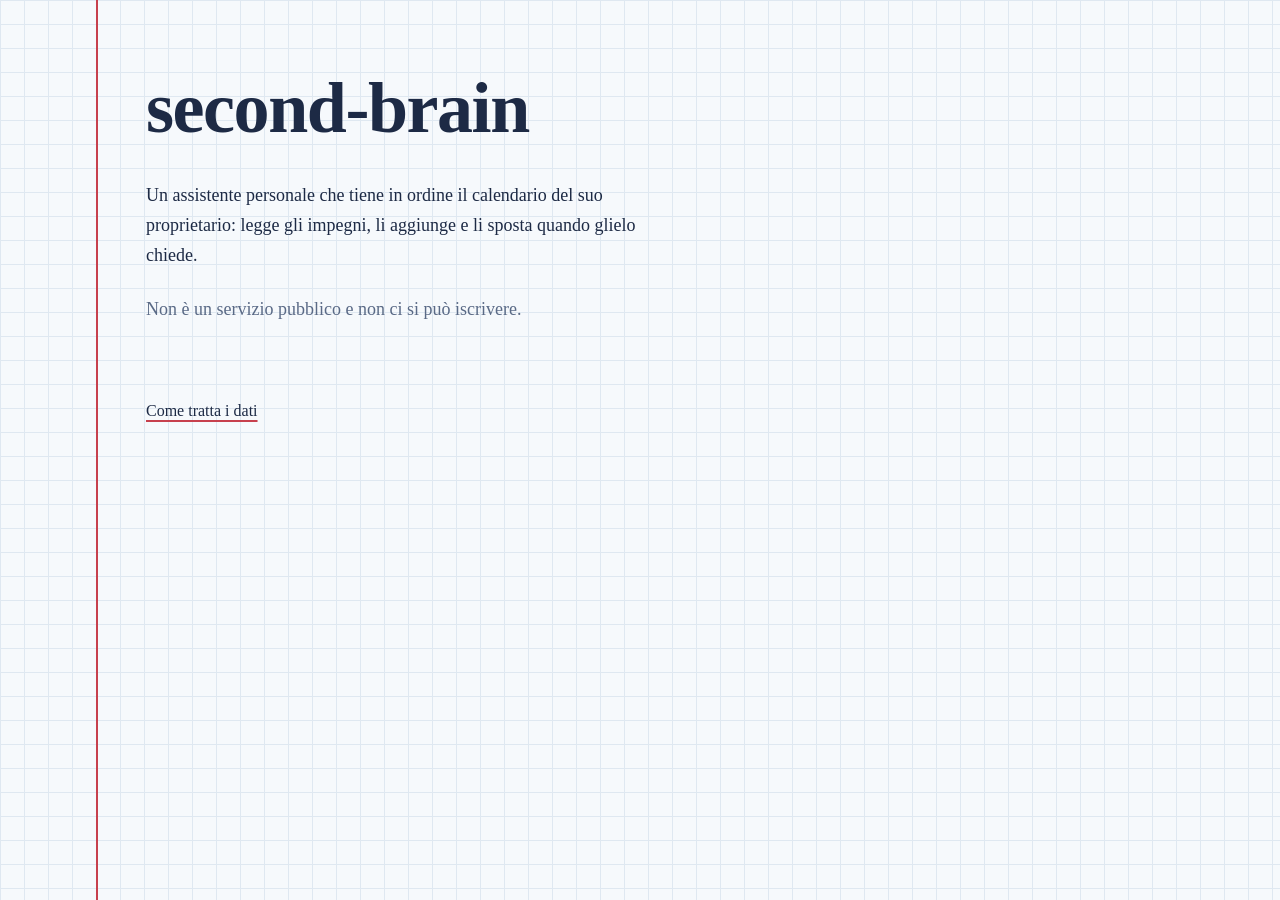
<file: index.html>
<!doctype html>
<html lang="it">
<head>
<meta charset="utf-8">
<meta name="viewport" content="width=device-width, initial-scale=1">
<meta name="robots" content="noindex, nofollow">
<title>second-brain</title>
<link rel="stylesheet" href="style.css">
</head>
<body>
<main>
<h1>second-brain</h1>
<p>Un assistente personale che tiene in ordine il calendario del suo proprietario: legge gli impegni, li aggiunge e li sposta quando glielo chiede.</p>
<p class="sotto">Non è un servizio pubblico e non ci si può iscrivere.</p>
<footer><a href="privacy.html">Come tratta i dati</a></footer>
</main>
</body>
</html>
</file>
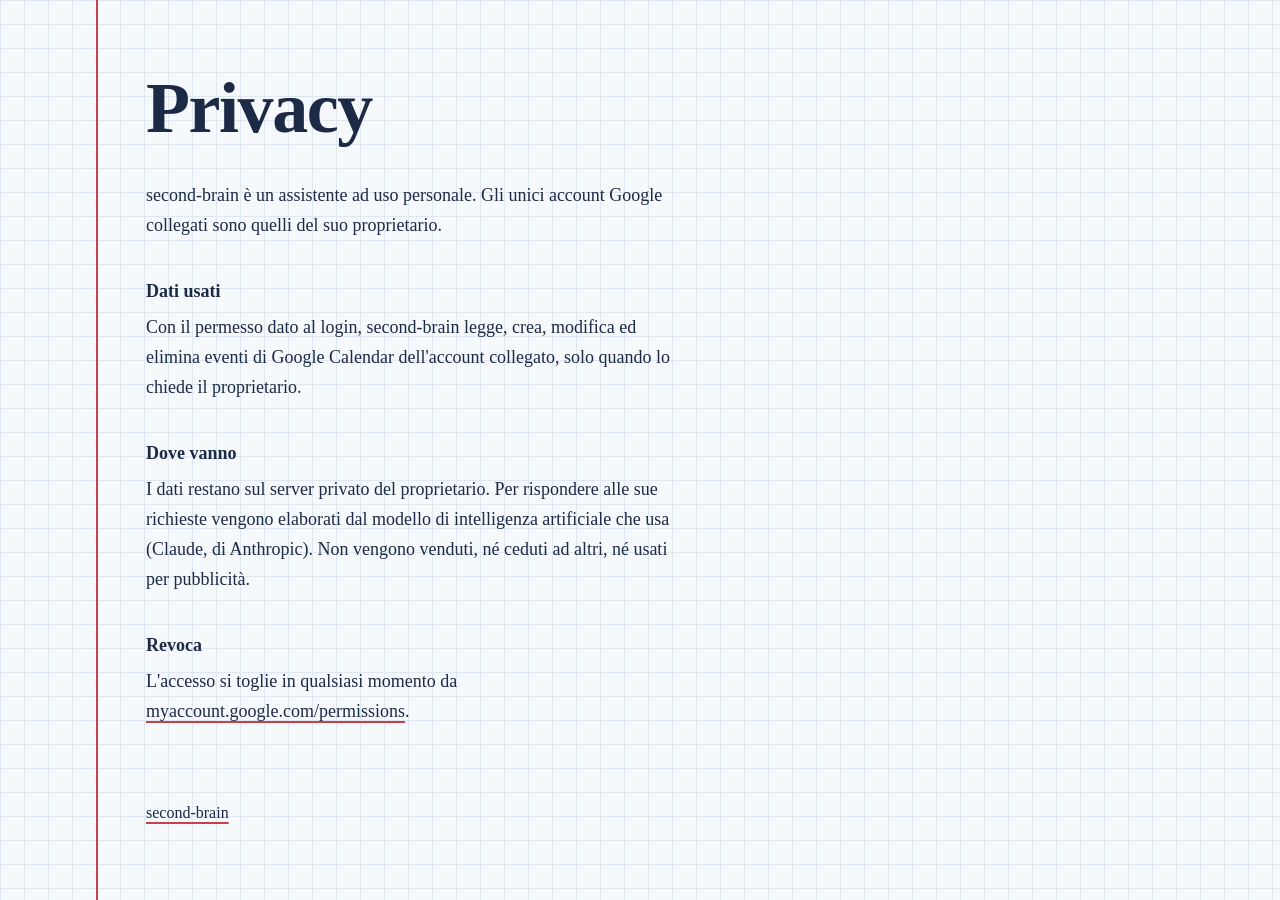
<file: privacy.html>
<!doctype html>
<html lang="it">
<head>
<meta charset="utf-8">
<meta name="viewport" content="width=device-width, initial-scale=1">
<meta name="robots" content="noindex, nofollow">
<title>Privacy di second-brain</title>
<link rel="stylesheet" href="style.css">
</head>
<body>
<main>
<h1>Privacy</h1>
<p>second-brain è un assistente ad uso personale. Gli unici account Google collegati sono quelli del suo proprietario.</p>

<h2>Dati usati</h2>
<p>Con il permesso dato al login, second-brain legge, crea, modifica ed elimina eventi di Google Calendar dell'account collegato, solo quando lo chiede il proprietario.</p>

<h2>Dove vanno</h2>
<p>I dati restano sul server privato del proprietario. Per rispondere alle sue richieste vengono elaborati dal modello di intelligenza artificiale che usa (Claude, di Anthropic). Non vengono venduti, né ceduti ad altri, né usati per pubblicità.</p>

<h2>Revoca</h2>
<p>L'accesso si toglie in qualsiasi momento da <a href="https://myaccount.google.com/permissions">myaccount.google.com/permissions</a>.</p>

<footer><a href="./">second-brain</a></footer>
</main>
</body>
</html>
</file>
<file: style.css>
/* Un foglio di quaderno a quadretti, con il margine rosso. Niente font né risorse esterne. */
:root {
  --carta: #f6f9fc;
  --quadretto: #dfe8f1;
  --inchiostro: #1d2a45;
  --matita: #5a6a86;
  --margine: #c7404d;
  --q: 24px;
  color-scheme: light dark;
}
@media (prefers-color-scheme: dark) {
  :root {
    --carta: #121a2b;
    --quadretto: #1e2940;
    --inchiostro: #e4ebf5;
    --matita: #9aa8c0;
    --margine: #e0646f;
  }
}

* { box-sizing: border-box; }

html {
  background-color: var(--carta);
  background-image:
    linear-gradient(var(--quadretto) 1px, transparent 1px),
    linear-gradient(90deg, var(--quadretto) 1px, transparent 1px);
  background-size: var(--q) var(--q);
}

body {
  margin: 0;
  min-height: 100vh;
  color: var(--inchiostro);
  font-family: "Iowan Old Style", "Charter", "Bitstream Charter", "Sitka Text", Cambria, Georgia, serif;
  font-size: 1.125rem;
  line-height: calc(var(--q) * 1.25);
  /* il margine del quaderno */
  border-left: 2px solid var(--margine);
  margin-left: clamp(16px, 8vw, 96px);
  padding: calc(var(--q) * 3) clamp(16px, 5vw, 48px) calc(var(--q) * 2);
}

main { max-width: 34rem; }

h1 {
  font-size: clamp(2.6rem, 9vw, 4.5rem);
  line-height: 1;
  font-weight: 700;
  letter-spacing: -0.02em;
  margin: 0 0 calc(var(--q) * 1.5);
}

h2 {
  font-size: 1.125rem;
  font-weight: 700;
  margin: calc(var(--q) * 1.5) 0 calc(var(--q) * 0.25);
}

p { margin: 0 0 var(--q); }

.sotto { color: var(--matita); }

a {
  color: var(--inchiostro);
  text-decoration-color: var(--margine);
  text-decoration-thickness: 2px;
  text-underline-offset: 4px;
}
a:hover { color: var(--margine); }
a:focus-visible { outline: 2px solid var(--margine); outline-offset: 3px; border-radius: 2px; }

footer { margin-top: calc(var(--q) * 3); font-size: 1rem; color: var(--matita); }
</file>
